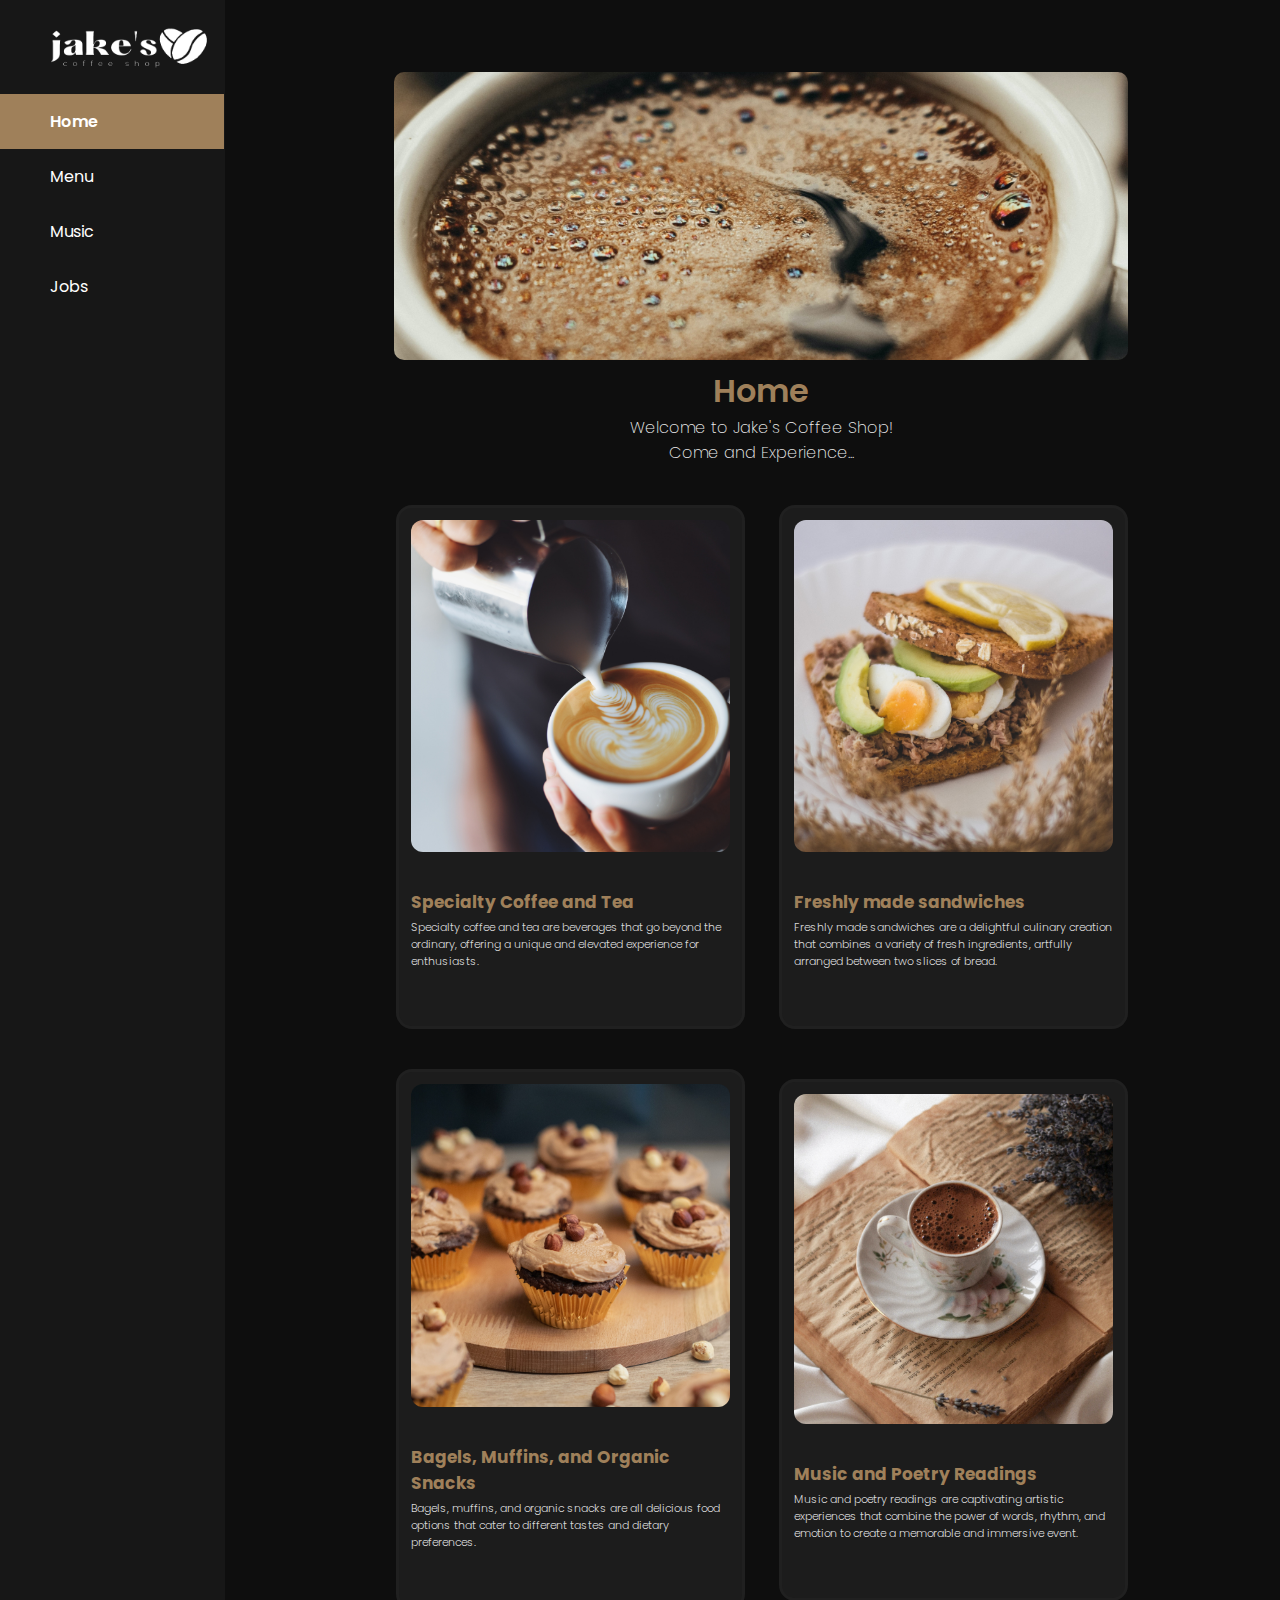
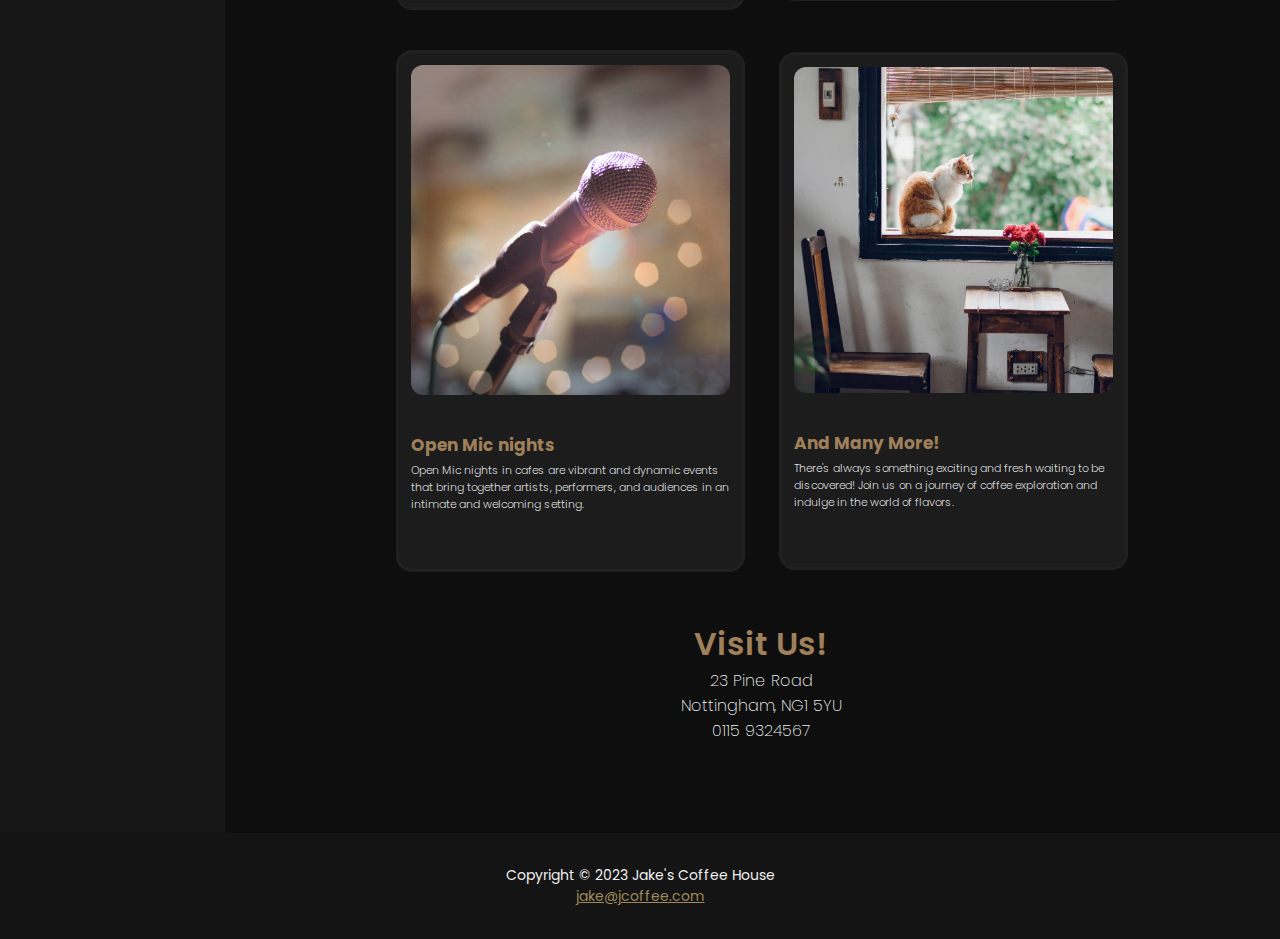
<file: Jakes Coffee Shop Revamp/index.html>
<!DOCTYPE html>
<html lang="en">
<head>
    <meta charset="UTF-8">
    <meta http-equiv="X-UA-Compatible" content="IE=edge">
    <meta name="viewport" content="width=device-width, initial-scale=1.0">
    <meta name="author" content="Evitha Pagcanlungan">
    <title>Jake's Coffee Shop</title>
    <link rel="icon" href="BlackCoffeeShopLogo.png" type="image/icon type">
    <link rel="stylesheet" href="style.css">
</head>

<body>
    <div class="container">
        <div class="leftcolumn">
            <!-- Navigation bar-->
            <header> 
                <nav> 
                    <div class="logo">
                        <img class="logo" src="CoffeeLogoBlackCropped-removebg-preview.png" alt="logo"> 
                    </div>
                    <ul class="tabs">
                        <li class="tab is-active"><a class="navbar" data-switcher data-tab="1" href="#">Home</a></li>
                        <li class="tab"><a class="navbar" data-switcher data-tab="2" href="#">Menu</a></li>
                        <li class="tab"><a class="navbar" data-switcher data-tab="3" href="#">Music</a></li>
                        <li class="tab"><a class="navbar" data-switcher data-tab="4" href="#">Jobs</a></li>
                    </ul>
                </nav>
            </header>
        </div>

        <div class="rightcolumn">
            <!-- Main content goes here -->
            <main>
                <section class="pages">
                    <div class="page is-active" data-page="1">

                        <!--home-->
                        <section class="home">

                            <!--Home Image-->
                            <div class="image-container">
                                <img src="kopiBubble.jpg" alt="image">
                            </div>

                            <h2>Home</h2>
                            <p>Welcome to Jake's Coffee Shop! <br> 
                            Come and Experience...</p>

                            <div class="row">
                                <div class="home-box">
                                    <img src="making coffee.jpg">
                                    <h3>Specialty Coffee and Tea</h3>
                                    <p>Specialty coffee and tea are beverages that go beyond the ordinary, offering a unique and elevated experience for enthusiasts.</p>
                                </div>
                    
                                <div class="home-box">
                                    <img src="healthy sandwich.jpg">
                                    <h3>Freshly made sandwiches</h3>
                                    <p>Freshly made sandwiches are a delightful culinary creation that combines a variety of fresh ingredients, artfully arranged between two slices of bread.</p>
                                </div>
                    
                                <div class="home-box">
                                    <img src="muffin.jpg">
                                    <h3>Bagels, Muffins, and Organic Snacks</h3>
                                    <p>Bagels, muffins, and organic snacks are all delicious food options that cater to different tastes and dietary preferences.</p>
                                </div>

                                <div class="home-box">
                                    <img src="book coffee.jpg">
                                    <h3>Music and Poetry Readings</h3>
                                    <p>Music and poetry readings are captivating artistic experiences that combine the power of words, rhythm, and emotion to create a memorable and immersive event.</p>
                                </div>

                                <div class="home-box">
                                    <img src="mic.jpg">
                                    <h3>Open Mic nights</h3>
                                    <p>Open Mic nights in cafes are vibrant and dynamic events that bring together artists, performers, and audiences in an intimate and welcoming setting. </p>
                                </div>

                                <div class="home-box">
                                    <img src="cat.jpg">
                                    <h3>And Many More!</h3>
                                    <p>There's always something exciting and fresh waiting to be discovered! Join us on a journey of coffee exploration and indulge in the world of flavors.</p>
                                </div>
                            </div>

                            <div class="visit">
                                <h2>Visit Us!</h2> 
                                <p>23 Pine Road <br> Nottingham, NG1 5YU <br> 0115 9324567</p>
                            </div>
                        </section>
                    </div>

                    <!--Menu-->
                    <div class="page" data-page="2">
                        <div class="menu">
                            <img src="menu2.jpg" alt="image">

                            <h2>Menu</h2>
                            <p>Welcome to Our Menu</p>

                            <h3>Hot Beverages</h3>
                            <table style="width:100%">
                                <tr>
                                    <td>Americano</td>
                                    <td>₱ 165</td>
                                </tr>
                                <tr>
                                    <td>Cafe Latte</td>
                                    <td>₱ 175</td>
                                </tr>
                                <tr>
                                    <td>Cafe Mocha</td>
                                    <td>₱ 190</td>
                                </tr>
                                <tr>
                                    <td>Cappuccino</td>
                                    <td>₱ 175</td>
                                </tr>
                                <tr>
                                    <td>Hot Chocolate</td>
                                    <td>₱ 185</td>
                                </tr>
                                <tr>
                                    <td>Hot Tea</td>
                                    <td>₱ 155</td>
                                </tr>
                                <tr>
                                    <td>Matcha Green Tea Latte</td>
                                    <td>₱ 190</td>
                                </tr>
                            </table>

                            <h3>Iced Beverages</h3>
                            <table style="width:100%">
                                <tr>
                                    <td>Cold Brew</td>
                                    <td>₱ 205</td>
                                </tr>
                                <tr>
                                    <td>Iced Americano</td>
                                    <td>₱ 180</td>
                                </tr>
                                <tr>
                                    <td>Iced Cappuccino</td>
                                    <td>₱ 190</td>
                                </tr>
                                <tr>
                                    <td>Iced Latte</td>
                                    <td>₱ 190</td>
                                </tr>
                                <tr>
                                    <td>Iced Mocha</td>
                                    <td>₱ 205</td>
                                </tr>
                                <tr>
                                    <td>Iced Tea</td>
                                    <td>₱ 165</td>
                                </tr>
                                <tr>
                                    <td>Iced Matcha Green Tea Latte</td>
                                    <td>₱ 210</td>
                                </tr>
                            </table>

                            <h3>Cakes and Pastries</h3>
                            <table style="width:100%">
                                <tr>
                                    <td>Decadent Chocolate Cake</td>
                                    <td>₱ 220</td>
                                </tr>
                                <tr>
                                    <td>Sea Salt Creme Caramel</td>
                                    <td>₱ 205</td>
                                </tr>
                                <tr>
                                    <td>Strawberry Cheesecake</td>
                                    <td>₱ 255</td>
                                </tr>
                                <tr>
                                    <td>Tiramisu Cheesecake</td>
                                    <td>₱ 255</td>
                                </tr>
                                <tr>
                                    <td>Blueberry Muffins</td>
                                    <td>₱ 195</td>
                                </tr>
                                <tr>
                                    <td>Chocolate Chip Muffins</td>
                                    <td>₱ 190</td>
                                </tr>
                                <tr>
                                    <td>Bagels</td>
                                    <td>₱ 249</td>
                                </tr>
                            </table>

                            <h3>Sandwiches</h3>
                            <table style="width:100%">
                                <tr>
                                    <td>Bacon and Cheese Sandwich</td>
                                    <td>₱ 295</td>
                                </tr>
                                <tr>
                                    <td>Clubhouse Sandwich</td>
                                    <td>₱ 315</td>
                                </tr>
                                <tr>
                                    <td>German Sausage Sandwich</td>
                                    <td>₱ 265</td>
                                </tr>
                                <tr>
                                    <td>Spam & Egg Sandwich</td>
                                    <td>₱ 255</td>
                                </tr>
                                <tr>
                                    <td>Tuna Melt Sandwich	</td>
                                    <td>₱ 265</td>
                                </tr>
                            </table>
                        </div>
                    </div>

                    <!--Music-->
                    <div class="page" data-page="3">
                        <div class="music">
                            <img src="musicBG.jpg" alt="image">
                            <h2>Music</h2>
                            <p>Open Mic nights in cafes are vibrant and dynamic events that bring together 
                            artists, performers, and audiences in an intimate and welcoming setting.</p>

                            <h3>Open Mic Schedules</h3>
                            <p>Monday to Friday, 6:00 pm - 9:00 pm</p>
                            <p>Saturday to Sunday, 6:00 pm - 10:00 pm</p>
                        </div>
                    </div>


                    <!--Jobs-->
                    <div class="page" data-page="4">
                        <section class="jobs">
                            <div class="jobs-form">
                                <img src="jobBG.jpg" alt="image">
                                <h2>Jobs</h2>
                                <p>Are you the one we are looking for? Join us!</p>

                                <form action="">
                                    <label>First Name</label>
                                    <input type="text" placeholder="Enter your First Name" required>
                                    <label>Last Name</label>
                                    <input type="text" placeholder="Enter your Last Name" required>
                                    <label>Email</label>
                                    <input type="email" name="email" placeholder="Enter your email" id="" required>
                                    <label>Contact Number</label>
                                    <input type="number" placeholder="Enter your number" required>
                                    <label>Position</label>
                                    <input type="text" placeholder="Enter your position" required>
                                    <label>Message</label>
                                    <textarea name="" id="" cols="60" row="20" placeholder="Enter your Message" required> </textarea>
                                    <input type="submit" name="" value="Submit" class="btn">
                                </form>
                            </div>
                        </section> 
                    </div>


                </section> <!--section page ends here-->
            </main>
        </div>
    </div>

    <footer class="footer">
        <div class="footer-con">
            <p>Copyright &copy; 2023 Jake's Coffee House </p>
            <p><a href="mailto:jake@jcoffee.com">jake@jcoffee.com</a></p>
        </div>
    </footer>

    <script src="script.js"></script>
    
</body>
</html>
</file>
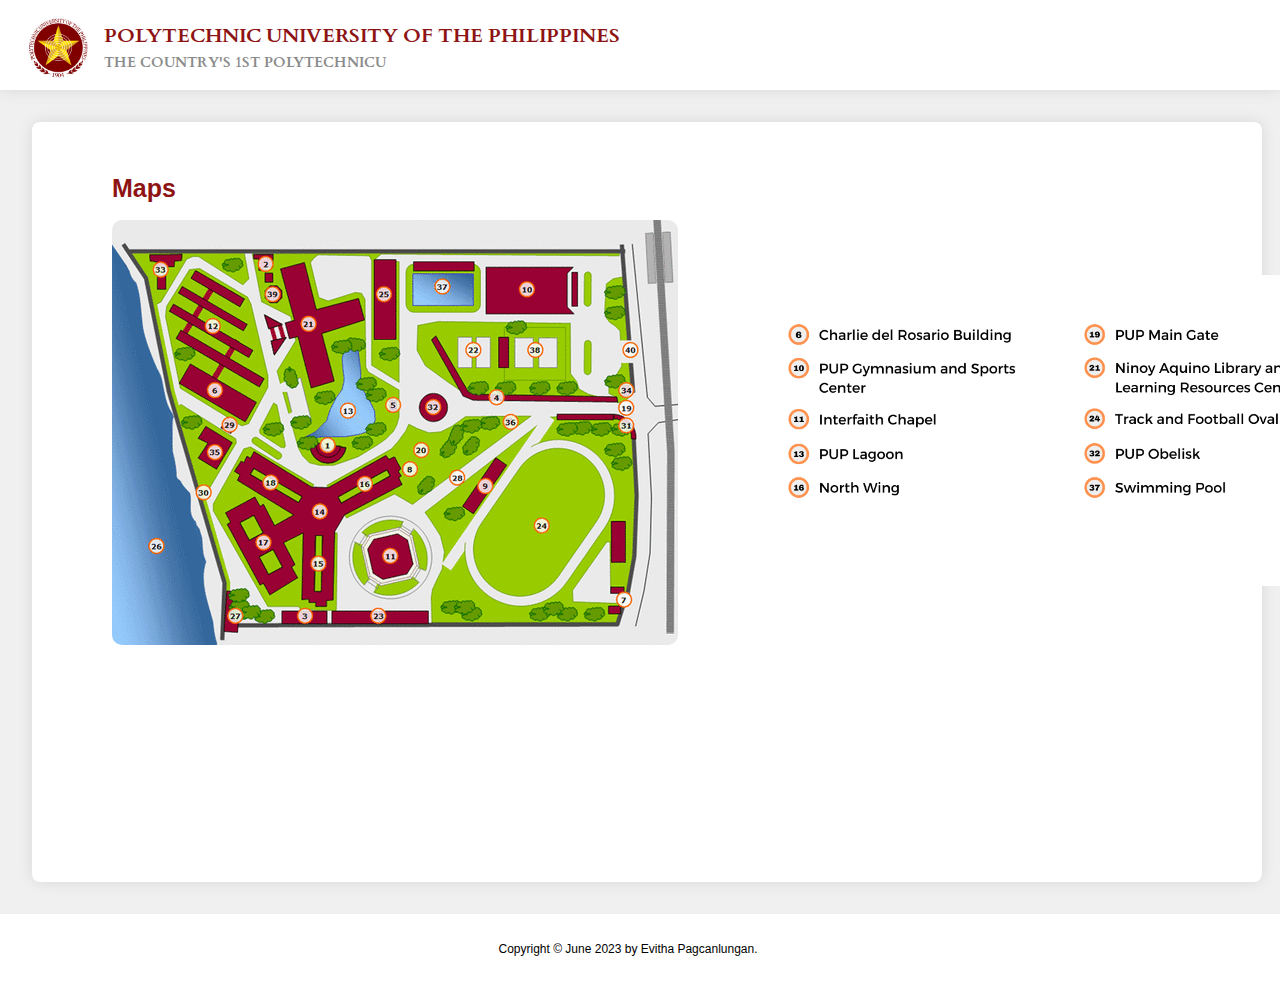
<file: PUP Map/index.html>
<!DOCTYPE html>
<html lang="en">
<head>
    <meta charset="UTF-8">
    <meta http-equiv="X-UA-Compatible" content="IE=edge">
    <meta name="viewport" content="width=device-width, initial-scale=1.0">
    <title>PUP Map</title>

    <meta name="author" content="Evitha Pagcanlungan">
    <link rel="icon" href="PUP-Logo.png" type="image/icon type">
    <link rel="stylesheet" href="style.css">
</head>

<body>
    <nav>
		<div class="logo">
			<img src="PUP-Logo.png">
		</div>
        <div class="title">
            <h1>POLYTECHNIC UNIVERSITY OF THE PHILIPPINES</h1>
            <h4>THE COUNTRY'S 1ST POLYTECHNICU</h4>
        </div>
	</nav>


<div class="map">

    <h1>Maps</h1>

    <div class="map-container">
        <img src="PUPmaps.gif" alt="Map of my university" usemap="#mymap">
    
        <div class="areas">
            <img src="area name.png" alt="area names" width="600">
        </div>

    </div>

    <map name="mymap">
        <!-- Add your circle points here -->
        <area shape="circle" coords="278,336,41" href="#" onmouseover="showInfoPanel(event, 'chapel')" onmouseout="hideInfoPanel()" >
        <area shape="rect" coords="300,53,360,85" href="#" onmouseover="showInfoPanel(event, 'pool')" onmouseout="hideInfoPanel()">

        <area shape="circle" coords="321,187,14" href="#" onmouseover="showInfoPanel(event, 'obelisk')" onmouseout="hideInfoPanel()" >
        <area shape="rect" coords="374,47,461,93" href="#" onmouseover="showInfoPanel(event, 'gym')" onmouseout="hideInfoPanel()">

        <area shape="poly" coords="363,315,385,280,410,244,431,231,453,228,474,238,490,260,490,288,471,319,450,350,429,371,410,376,385,370,366,349" href="#" onmouseover="showInfoPanel(event, 'oval')" onmouseout="hideInfoPanel()">
        <area shape="circle" coords="514,188,7" href="#" onmouseover="showInfoPanel(event, 'gate')" onmouseout="hideInfoPanel()" >

        <area shape="poly" coords="218,267,273,235,289,265,233,294" href="#" onmouseover="showInfoPanel(event, 'north wing')" onmouseout="hideInfoPanel()">
        <area shape="poly" coords="198,215,206,209,214,200,222,182,230,166,231,147,232,133,239,131,245,132,248,156,243,167,156,180,261,190,262,202,254,205,252,211,234,216,213,216" href="#" onmouseover="showInfoPanel(event, 'lagoon')" onmouseout="hideInfoPanel()">

        <area shape="poly" coords="173,102,181,99,169,49,192,43,204,90,246,79,252,99,210,113,222,160,199,167,186,117,177,118" href="#" onmouseover="showInfoPanel(event, 'library')" onmouseout="hideInfoPanel()">
        <area shape="poly" coords="67,163,78,144,143,181,132,200" href="#" onmouseover="showInfoPanel(event, 'charlie')" onmouseout="hideInfoPanel()">
    </map>

    <div id="info-panel" style="display: none;" >
        <!-- Add your information panel content here -->
        <img src="pup chapel.jpg" alt="" width="300">
        <h2>Header</h2>
        <p>this is the information</p>
    </div>
</div>

<!--footer-->
<footer class="footer">
    <div class="footer-con">
        <p>Copyright &copy; June 2023 by Evitha Pagcanlungan.</p>
    </div>
</footer>

</body>

<script src="script.js"></script>

</html>
</file>
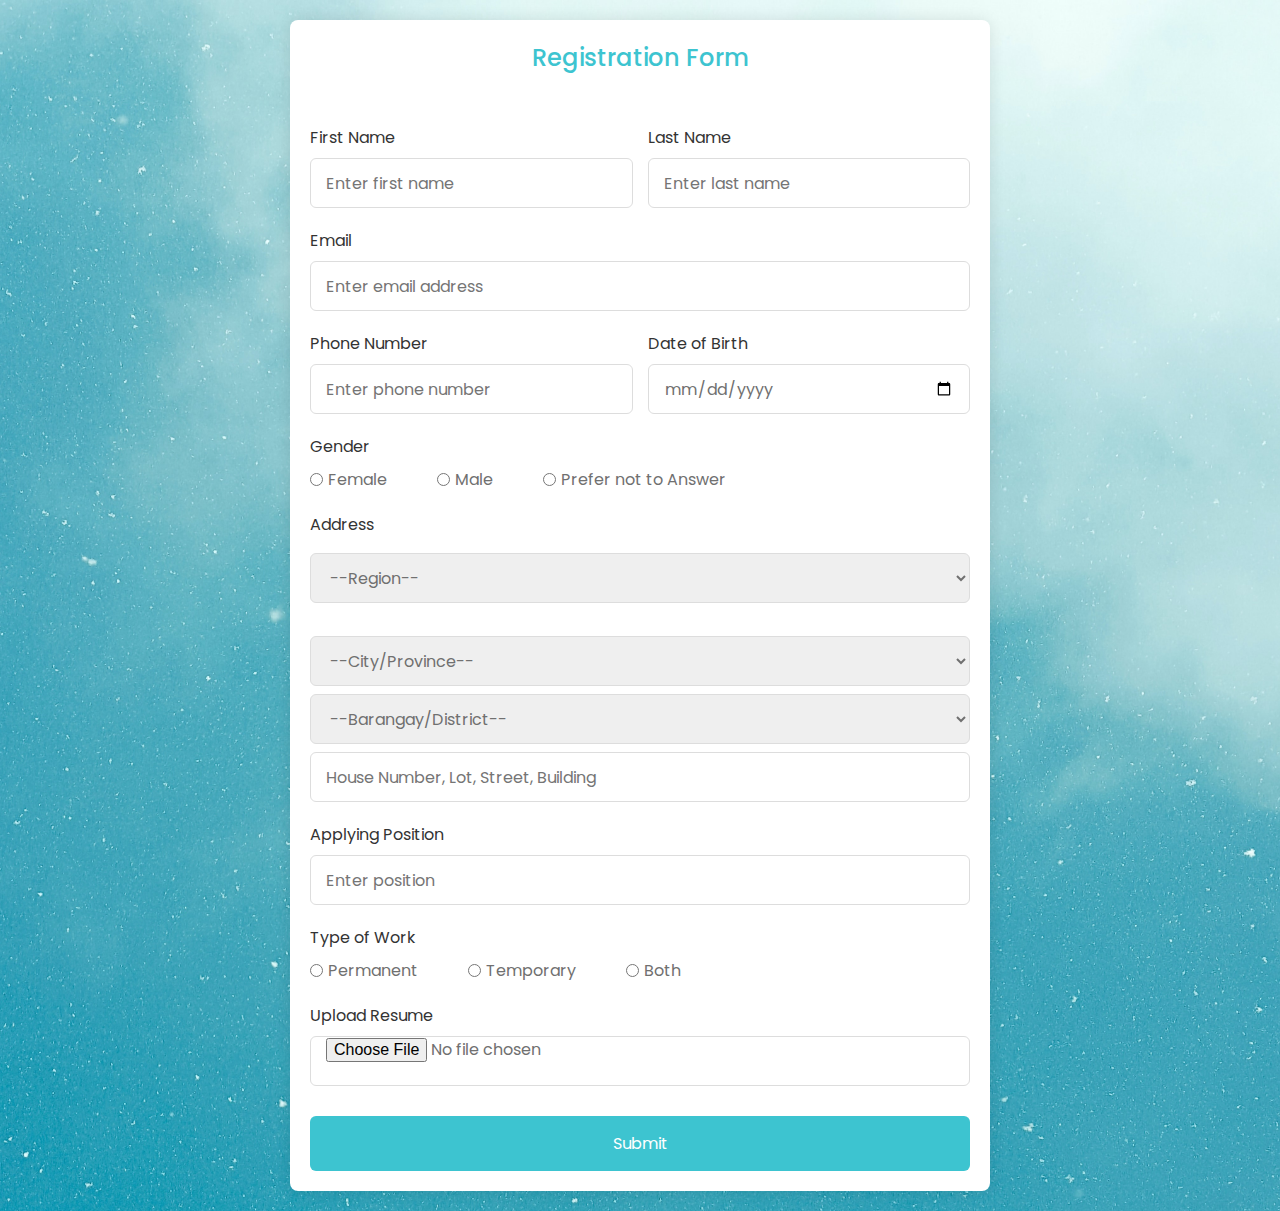
<file: Registration Form/index.html>
<!DOCTYPE html>
<html lang="en">
<head>
    <meta charset="UTF-8">
    <meta http-equiv="X-UA-Compatible" content="IE=edge">
    <meta name="viewport" content="width=device-width, initial-scale=1.0">
    <title>Registration Form</title>
    <link rel="icon" href="bluee.jpg" type="image/icon type">
    <link rel="stylesheet" href="style.css"/>
</head>

<body>
    <section class="container">
        <header>Registration Form</header>
        <form action="#" class="form">
            <!--name-->
            <div class="column">
                <div class="input-bx">
                    <label>First Name</label>
                    <input type="text" placeholder="Enter first name" required/>
                </div>

                <div class="input-bx">
                    <label>Last Name</label>
                    <input type="text" placeholder="Enter last name" required/>
                </div>
            </div>
            
            <!--email-->
            <div class="input-bx">
                <label>Email</label>
                <input type="email"  placeholder="Enter email address" required/>
            </div>

            <div class="column">
                <!--phone-->
                <div class="input-bx">
                    <label>Phone Number</label>
                    <input type="text"  placeholder="Enter phone number" required/>
                </div>
                <!--birth date-->
                <div class="input-bx">
                    <label>Date of Birth</label>
                    <input type="date"  placeholder="Enter birth date" required/>
                </div>
            </div>

            <!--gender-->
            <div class="gender-bx">
                <h3>Gender</h3>
                <div class="gender-choices">
                    <div class="gender">
                        <input type="radio" id="check-female" name="gender"/> 
                        <label for="check-female">Female</label>
                    </div>
                    <div class="gender">
                        <input type="radio" id="check-male" name="gender"/> 
                        <label for="check-male">Male</label>
                    </div>
                    <div class="gender">
                        <input type="radio" id="check-others" name="gender"/> 
                        <label for="check-others">Prefer not to Answer</label>
                    </div>
                </div>
            </div>

            <!--Address-->
            <div class="address">
                <div class="set-info">
                    <div class="title">
                        <h3 class="title">Address</h3>
                    </div>
                    <div class="input-box">

                        <select name="region" id="first">
                            <option value="">--Region--</option>
                        </select>
                        <br>
                        <br>
                        <select name="city" id="second">
                            <option value="">--City/Province--</option>
                        </select>
                        <br>
                        <select name="barangay" id="third">
                            <option value="">--Barangay/District--</option>
                        </select>
                        <br>
                        <div class="input-box" id="third-add">
                            <input class="fourth" type="text" id="address" name="additional" placeholder="House Number, Lot, Street, Building" required>
                            </div>
                            <span class="labels" id="third-label"></span>
                    </div>
                </div>
            </div>

            <!--Position-->
            <div class="input-bx">
                <label>Applying Position</label>
                <input type="text"  placeholder="Enter position" required/>
            </div>

            <!--type of work-->
            <div class="work-bx">
                <h3>Type of Work</h3>
                <div class="work-choices">
                    <div class="work">
                        <input type="radio" id="check-permanent" name="work"/> 
                        <label for="check-permanent">Permanent</label>
                    </div>
                    <div class="work">
                        <input type="radio" id="check-temporary" name="work"/> 
                        <label for="check-temporary">Temporary</label>
                    </div>
                    <div class="work">
                        <input type="radio" id="check-both" name="work"/> 
                        <label for="check-both">Both</label>
                    </div>
                </div>
            </div>

            <div class="input-bx file">                
                <label>Upload Resume</label>
                <input type="file" id="file" />
            </div>

            <button>Submit</button>

        </form>
    </section>

    <script src="script.js"></script>
</body>
</html>
</file>
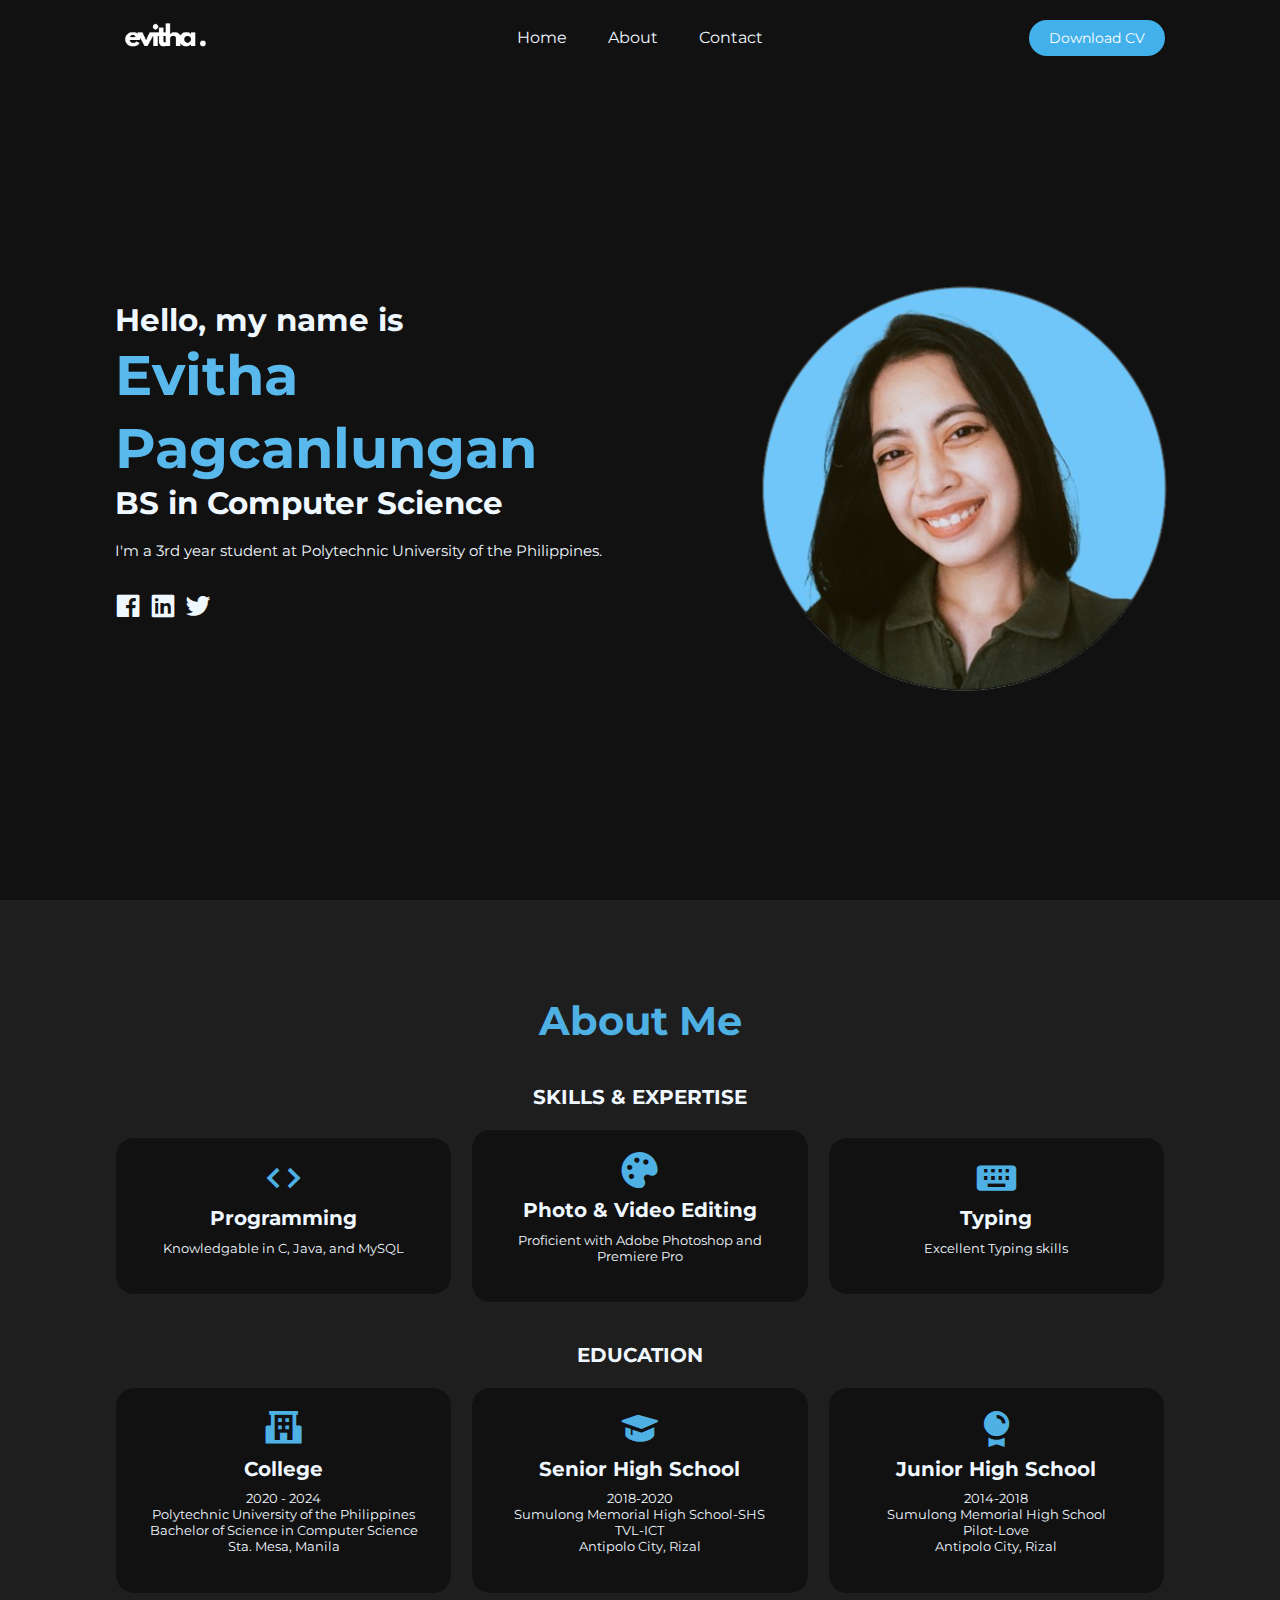
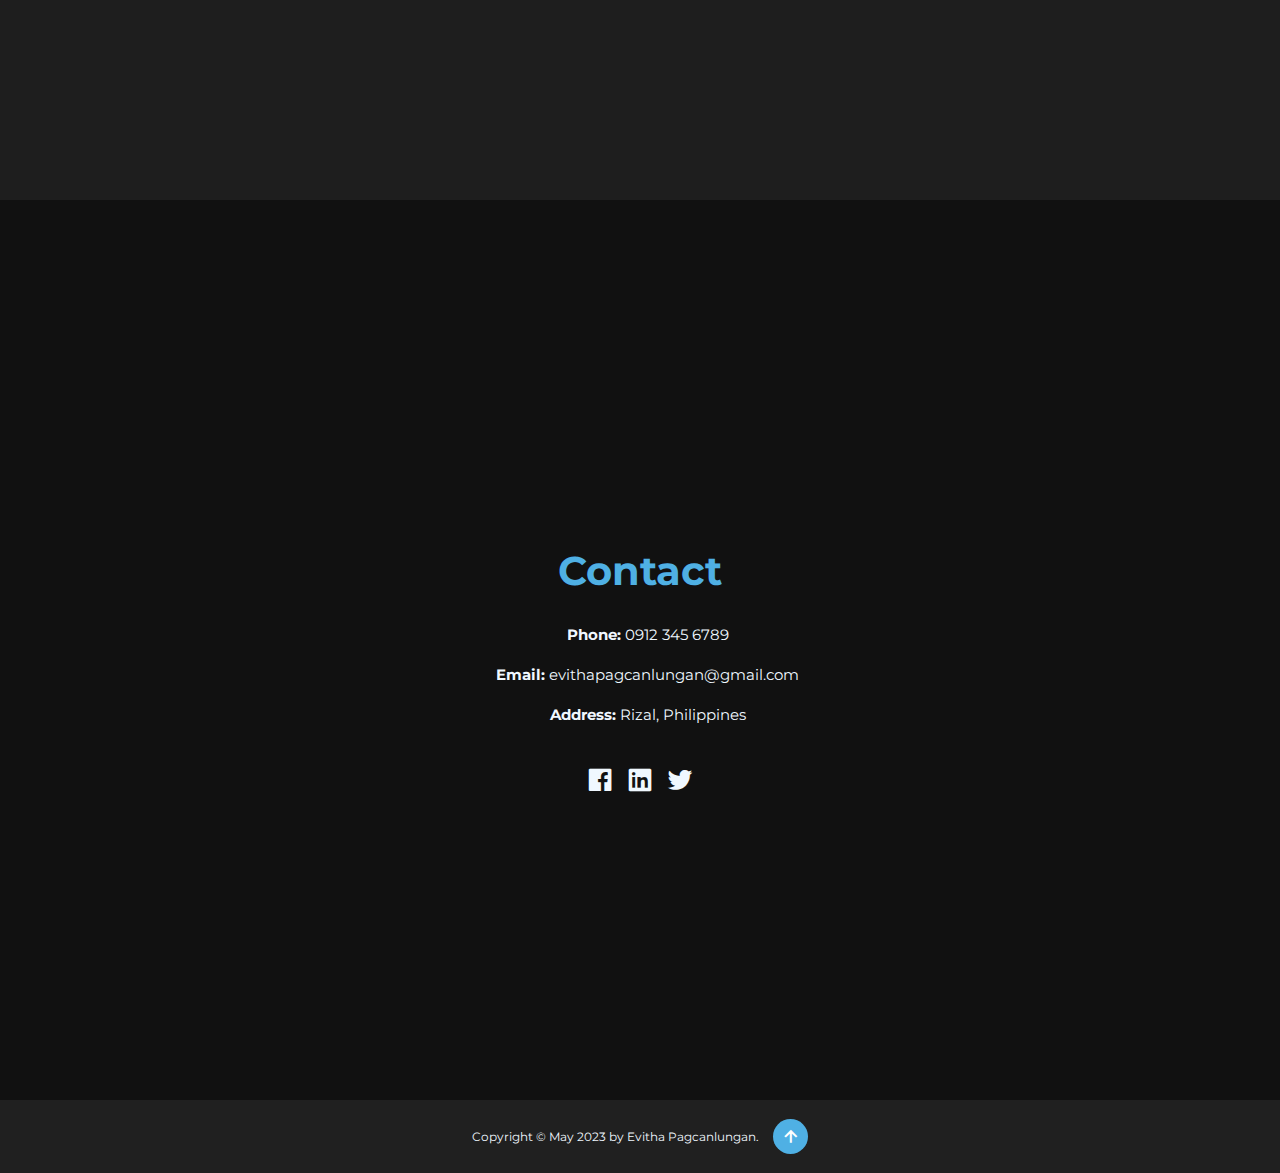
<file: Personal Website/main.html>
<!DOCTYPE html>
<html lang="en">
<head>
    <meta charset="UTF-8">
    <meta http-equiv="X-UA-Compatible" content="IE=edge">
    <meta name="viewport" content="width=device-width, initial-scale=1.0">
    <meta name="author" content="Evitha Pagcanlungan">
    <title>Personal Website</title>
    <link rel="icon" href="evitha.png" type="image/icon type">
    <link href='https://unpkg.com/boxicons@2.1.4/css/boxicons.min.css' rel='stylesheet'>
    <link rel="stylesheet" href="style.css">
</head>


<body>
    <header class="header">
        <img class = "logo" src="eviLogo.png" alt="logo">

        <nav class="navbar">
            <a href="#home">Home</a>
            <a href="#about">About</a>
            <a href="#contact">Contact</a>
        </nav>
        <a href="Evitha Pagcanlungan-CV.pdf" class="button">Download CV</a>
    </header>

    <!--home-->
    <section class="home" id="home">
        <div class="home-con">
            <h3>Hello, my name is</h3>
            <h1>Evitha Pagcanlungan</h1>
            <h3>BS in Computer Science</h3>
            <p>I'm a 3rd year student at Polytechnic University of the Philippines.</p>

            <div class="socials">
                <a href="https://www.facebook.com/kentakiichicken"><i class='bx bxl-facebook-square' ></i></a>
                <a href="https://www.linkedin.com/in/evitha-pagcanlungan-654839260/"><i class='bx bxl-linkedin-square' ></i></a>
                <a href="https://twitter.com/"><i class='bx bxl-twitter' ></i></a>
            </div>
        </div>

        <div class="home-image">
            <img src="pic.png" alt="image">
        </div>
    </section>

    
    <!--about-->
    <section class="about" id="about">
        <h1 class="heading">About Me</h1>
        
        <h2>SKILLS & EXPERTISE</h2>
        <div class="about-con">
            <div class="about-box">
                <i class='bx bx-code' ></i>
                <h3>Programming</h3>
                <p>Knowledgable in C, Java, and MySQL</p>
            </div>

            <div class="about-box">
                <i class='bx bxs-palette' ></i>
                <h3>Photo & Video Editing</h3>
                <p>Proficient with Adobe Photoshop and Premiere Pro</p>
            </div>

            <div class="about-box">
                <i class='bx bxs-keyboard' ></i>
                <h3>Typing</h3>
                <p>Excellent Typing skills</p>
            </div>
        </div>

        <h2>EDUCATION</h2>
        <div class="about-con">
            <div class="about-box">
                <i class='bx bxs-school' ></i>
                <h3>College</h3>
                <p>2020 - 2024 <br> Polytechnic University of the Philippines 
                    <br> Bachelor of Science in Computer Science <br> Sta. Mesa, Manila</p>
            </div>

            <div class="about-box">
                <i class='bx bxs-graduation'></i>
                <h3>Senior High School</h3>
                <p>2018-2020 <br> Sumulong Memorial High School-SHS <br> TVL-ICT <br> Antipolo City, Rizal</p>
            </div>

            <div class="about-box">
                <i class='bx bxs-award' ></i>
                <h3>Junior High School</h3>
                <p>2014-2018 <br> Sumulong Memorial High School <br> Pilot-Love <br> Antipolo City, Rizal</p>
            </div>
        </div>


    </section>

    <!--contact-->
    <section class="contact" id="contact">
        <div class="contact-con">
            <h1 class="heading">Contact</h1>
            <ul>
                <li><span>Phone:</span> 0912 345 6789 </li>
                <li><span>Email:</span> evithapagcanlungan@gmail.com</li>
                <li><span>Address:</span> Rizal, Philippines</li>
            </ul>

            <div class="socials2">
                <a href="https://www.facebook.com/kentakiichicken"><i class='bx bxl-facebook-square' ></i></a>
                <a href="https://www.linkedin.com/in/evitha-pagcanlungan-654839260/"><i class='bx bxl-linkedin-square' ></i></a>
                <a href="https://twitter.com/"><i class='bx bxl-twitter' ></i></a>
            </div>
        </div>
    </section>

    <!--footer-->
    <footer class="footer">
        <div class="footer-con">
            <p>Copyright &copy; May 2023 by Evitha Pagcanlungan.</p>
        </div>

        <div class="footer-up">
            <a href="#home"><i class='bx bx-up-arrow-alt' ></i></a>
        </div>
    </footer>

</body>
</html>
</file>
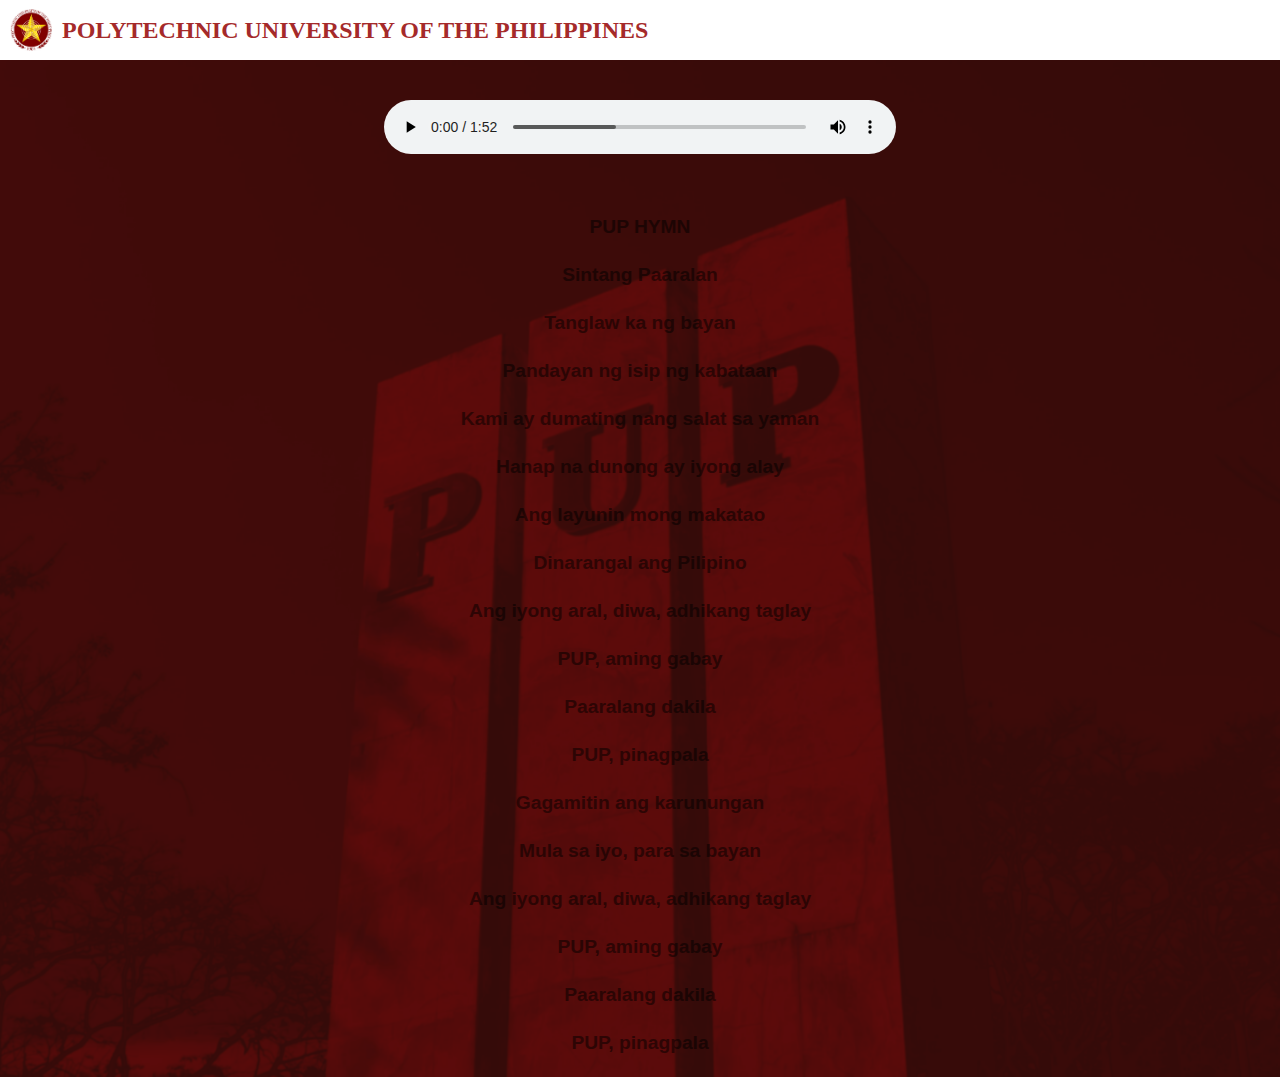
<file: PUP Hymn Website/main.html>
<!DOCTYPE html>
<html>
<head>
    <meta charset="UTF-8">
    <title>PUP HYMN Website</title>
    <meta name="author" content="Evitha Pagcanlungan">
    <link rel="icon" href="PUPLogo.png" type="image/icon type">
    <link rel="stylesheet" href="style.css">
</head>

<body>
    <nav>
		<div class="logo">
			<img src="PUPLogo.png">
			<h1>POLYTECHNIC UNIVERSITY OF THE PHILIPPINES</h1>
		</div>
	</nav>

    <div class="container">
      <audio id="audio" controls autoplay src="PUPhymn.mp3"></audio>
    
        <div class="lyrics">
          <p data-time="0:00">PUP HYMN</p>
          <p data-time="0:12">Sintang Paaralan</p>
          <p data-time="0:15">Tanglaw ka ng bayan</p>
          <p data-time="0:18">Pandayan ng isip ng kabataan</p>
          <p data-time="0:24">Kami ay dumating nang salat sa yaman</p>
          <p data-time="0:29">Hanap na dunong ay iyong alay</p>
          <p data-time="0:35">Ang layunin mong makatao</p>
          <p data-time="0:41">Dinarangal ang Pilipino</p>
          <p data-time="0:47">Ang iyong aral, diwa, adhikang taglay</p>
          <p data-time="0:53">PUP, aming gabay</p>
          <p data-time="0:56">Paaralang dakila</p>
          <p data-time="1:02">PUP, pinagpala</p>
          <p data-time="1:08">Gagamitin ang karunungan</p>
          <p data-time="1:14">Mula sa iyo, para sa bayan</p>
          <p data-time="1:20">Ang iyong aral, diwa, adhikang taglay</p>
          <p data-time="1:26">PUP, aming gabay</p>
          <p data-time="1:29">Paaralang dakila</p>
          <p data-time="1:35">PUP, pinagpala</p>
        </div>
      </div>

    <script src="script.js"></script>

</body>
</html>
</file>
<file: Jakes Coffee Shop Revamp/style.css>
@import url('https://fonts.googleapis.com/css2?family=Poppins:wght@300;400;500;600&display=swap');

* {
    margin: 0;
    padding: 0;
    box-sizing: border-box;
    font-family: "Poppins", sans-serif;
}

body {
    background-color: #0e0e0e;
}

header {
    background-color: rgb(23, 23, 23);
    box-shadow: 0 px 3px 6px rgba(0, 0, 0, 0.1);
    width: 110%; /*adjusts width of nav*/
    height: 100%;
    position: relative;
    z-index: 1; 
}

header nav {
    display: flex;
    flex-direction: column;
    align-items: flex-start;
    padding-left: 0px; 
    padding-right: 10px; 
}

header nav .logo {
    margin-top: 6px;
    margin-bottom: 3px; /* Add margin-bottom to create space between logo and the navigation links */
    margin-left: 15px;
    cursor: pointer;
    height: 75px;
}

header nav .tabs {
    list-style-type: none;
    width: 104%;
    height: auto;
    margin-top: 10px; /* Add margin-top to create space between h1 and the navigation links */
}

header nav .tabs .tab a[data-switcher] {
    display: block;
    padding: 15px 50px;
    text-decoration: none;
    color: #FFF;
    background-color: rgb(23, 23, 23);
    cursor: pointer;
}

header nav .tabs .tab:hover a[data-switcher] {
    background-color: #8e6e46;
}

header nav .tabs .tab.is-active a[data-switcher] {
    background-color: #9f805a;
    font-weight: 600;
}


.container {
    display: flex;
    justify-content: space-between;
    max-width: 100%;
    margin: 0 auto;
}

.leftcolumn {
    width: 16%; 
}

.rightcolumn {
    width: 70%; 
}

main {
    padding-left: 0%;
    padding-right: 142px;
}

/*pages*/
.page h2 {
    color: #9f805a;
    font-size: 32px;
    font-weight: 600;
    text-align: center;
}

.pages {
    margin-top: 20px; 
    padding: 50px 10px;
    width: 100%;
    color: #eee;
    position: relative; 
    z-index: 2; 

}

.pages .page {
    display: none;
}

.pages .page.is-active {
    display: block;
}

/*home*/
.home {
    width: 100%; 
    margin: auto;
    text-align: center;
    margin-top: 2px;
}

.image-container {
    position: relative;
    top: 0;
    left: 0;
    right: 0;
    text-align: center;
    padding: 0px;
    z-index: 0; 
}

.image-container img {
    position: relative; 
    max-width: 100%;
    min-height: 10vh;
    border-radius: 10px;
    background-image: linear-gradient(rgba(20, 20, 21, 0.7), rgba(26, 26, 28, 0.7));
}

.row {
    display: flex;
    justify-content: center;
    align-items: center;
    flex-wrap: wrap;
    gap: 2rem;
    margin-top: 10px;
}

.home p {
    margin-bottom: 40px;
    font-weight: 200;
}

.home-box {
    flex: 1 1 14rem;
    margin-left: 2px;
    margin-bottom: .5rem;
    text-align: left;

    background-color: rgb(28, 28, 28);
    padding: .75rem .75rem 1rem;
    border-radius: 1rem;
    border: .2rem solid rgb(32, 32, 32);
    transition: .5s ease;
}

.home-box:hover {
    border-color: #9f805a;
    transform: scale(1.02);
}

.home-box img {
    width: 100%;
    border-radius: 12px;
}

.home-box p {
    padding: 0;
    font-size: 11px;
    font-weight: 300;
    text-align: left;
    color: #dadada;

}

.home-box h3 {
    margin-top: 10px;
    margin-bottom: 6px;
    text-align: left;
    font-size: 17px;
    color: #9f805a;
}

.visit h2 {
    margin-top: 40px;
}


/*Menu*/
.page .menu p {
    margin-bottom: 30px;
    text-align: center;
    font-weight: 300;

}

.page h3{
    color: #9f805a;
    margin-top: 30px;
    margin-bottom: 4px;
}

table {
    border: .5px solid;
    color: #eee;
  }

  .menu img {
    position: relative; 
    max-width: 100%;
    min-height: 10vh;
    border-radius: 10px;
    background-image: linear-gradient(rgba(20, 20, 21, 0.7), rgba(26, 26, 28, 0.7));
  }
  

/*Music*/
.music h3 {
    margin-top: 40px;
    text-align: center;
    font-size: 20px;
}

.music p{
    text-align: center;
    font-weight: 300;
    line-height: 30px;
}

.music img {
    position: relative; 
    max-width: 100%;
    min-height: 10vh;
    border-radius: 10px;
    background-image: linear-gradient(rgba(26, 26, 28, 0.7), rgba(26, 26, 28, 0.7));
}


/*Jobs*/
.jobs img {
    position: relative; 
    max-width: 100%;
    min-height: 10vh;
    border-radius: 10px;
    background-image: linear-gradient(rgba(26, 26, 28, 0.7), rgba(26, 26, 28, 0.7));
}

.jobs p{
    margin-bottom: 30px;
    text-align: center;
    font-weight: 300;
}

.jobs-form form {
    position: relative;
}

.jobs-form form input, form textarea{
    width: 100%;
    padding: 17px;
    border: none;
    outline: none;
    background: #191919;
    color: #eee;
    font-size: 1rem;
    margin-bottom: 0.7rem;
    border-radius: 10px;
}

.jobs-form form label {
    font-size: 16px;
    font-weight: 300;
}

.jobs-form textarea {
    resize: none;
    height: 200px;
}

.jobs-form form .btn {
    display: inline-block;
    background: #9f805a;
    font-size: 1rem;
    letter-spacing: 1px;
    text-transform: uppercase;
    font-weight: 500;
    border: 1px solid transparent;
    border-radius: 10px;
    width: 100%;
    transition: ease .20s;
    cursor: pointer;
}

.jobs-form form .btn:hover {
    border: 1px solid #9f805a;
    background: transparent;
    transform: scale(1.1);
}

/*footer*/
.footer {
    display: flex;
    justify-content: center;
    align-items: center;
    flex-wrap: wrap;
    padding: 2rem 9%;
    background-color: rgb(20, 20, 20);
    color: #eee;
}

.footer-con {
    font-size: 14px;
    text-align: center;
}

.footer p{
    align-content: center;
}

.footer-con a {
    color: #9f895a;
    align-content: center;
}


/* Styles for smaller screens */
@media screen and (max-width: 768px) {
    .container {
        flex-direction: column;
        align-items: center;
    }

    .leftcolumn, .rightcolumn {
        width: 100%;
    }

    .pages {
        width: 100%;
        margin-left: 0;
    }
}
</file>
<file: PUP Map/style.css>
@import url('https://fonts.googleapis.com/css2?family=Cardo:wght@400;700&family=Cormorant+Garamond:wght@300;400;500;600;700&display=swap');

body {
    font-family: Arial, sans-serif;
    margin: 0;
    padding: 0;
    background-color: rgb(240, 240, 240);

}

/*Navigation*/
nav {
	background-color: #ffffff;
	display: flex;
	padding: 18px;
    height: 54px;
    align-items:flex-start;
    box-shadow: 0 0 15px rgba(0, 0, 0, 0.1);

}

.logo {
	display: flex;
	align-items: center;
	color: #fff;
}

.logo img {
	height: 60px;
    margin-left: 10px;
	margin-right: 16px;
}


.title {
    display: flex;
    flex-direction: column;
    margin-top: 4px;
    font-family:'Cardo', serif;
}
  
.title h1 {
    margin: 0;
    color:#8e1313;
    font-size: 20px;
    font-weight: 700 bold;

}
  
.title h4 {
    margin-top: 4px;
    color: rgb(139, 139, 139);
    font-size: 14px;
    font-weight: 700 bold;

}


/*main*/
h1 {
    margin-top: 2rem;
    margin-left: 60px;
    color:#8e1313;
    font-size: 25px;
}

.map {
    flex-grow: 1;
    min-height: 80vh; 
    flex-direction: column;
    margin: 2rem 2rem 2rem 2rem;

    position: relative;
    max-width:93%;
    width: 100%;
    padding: 20px;
    background-color: rgb(255, 255, 255);
    border-radius: 8px;
    box-shadow: 0 0 15px rgba(0, 0, 0, 0.1);
}

.map .map-container {
    display: flex;
    align-items: center;
}
  
.map .map-container img {
    margin-left: 60px;
    border-radius: 10px;
    border: none;
}

.map .map-container .areas {
    margin-right: 20px;
}

#info-panel {
    position: absolute;
    background-color: #872d2d;
    border-radius: 10px;
    border: none; 
    padding: 15px; 
    display: flex; 
    justify-content: center;
    align-items: center;
    max-width: 250px;
}
  
  #info-panel img {
    max-width: 100%; 
    max-height: 100%; 
    border-radius: 10px; 
}
  
#info-panel h2{
    font-size: 20px;
    color: #efd057;
    max-width: 90%; 
    margin: 10px 0;
}

#info-panel p{
    font-size: 12px;
    color: #ededed;
    margin: 10px 0; /* Add margin for spacing */
    flex-grow: 1;
}


/*footer*/
.footer {
    display: flex;
    justify-content: center;
    align-items: center;
    flex-wrap: wrap;
    padding: 1rem 10%;
    background-color: rgb(255, 255, 255);
}

.footer-con {
    font-size: 12px;
}

.footer p{
    margin-right: 1.5rem;
    color:#000000;
}
</file>
<file: Registration Form/style.css>
@import url('https://fonts.googleapis.com/css2?family=Montserrat&family=Poppins:wght@300;400;500;600&display=swap');

* {
    margin: 0;
    padding: 0;
    box-sizing: border-box;
    font-family: 'Poppins', sans-serif;
}

body {
    min-height: 100vh;
    display: flex;
    justify-content: center;
    align-items: center;
    padding: 20px;
    background-image: url("bluee.jpg");
    background-position: center center;
    background-repeat: no-repeat;
    background-size: cover;
    background-color: #3dc4d0;
}

.container {
    position: relative;
    max-width: 700px;
    width: 100%;
    padding: 20px;
    background-color: rgb(255, 255, 255);
    border-radius: 8px;
    box-shadow: 0 0 15px rgba(0, 0, 0, 0.1);
}

.container header {
    font-size: 1.5rem;
    color: #3dc4d0;
    font-weight: 500;
    text-align: center;
}

.container .form {
    margin-top: 30px;
}

.form .input-bx {
    margin-top: 20px;
    width: 100%;
}

.input-bx label {
    color: #333;
}

.form :where(.input-bx input, .select-bx) {
    position: relative;
    height: 50px;
    width: 100%;
    margin-top: 8px;
    outline: none;
    border: 1px solid #ddd;
    border-radius: 6px;
    padding: 0 15px;
    font-size: 1rem;
    color: #707070;
}

.input-bx input:focus {
    box-shadow: 0 1px 0 rgba(0, 0, 0, 0.1);
}

.form .column {
    display: flex;
    column-gap: 15px;
}

.form .gender-bx {
    margin-top: 20px;
}

.gender-bx h3 {
    font-size: 1rem;
    color: #333;
    font-weight: 400;
    margin-bottom: 8px;
}

.gender label {
    color: #707070;
}

.form :where(.gender-choices, .gender) {
    display: flex;
    align-items: center;  
    column-gap: 50px;
    flex-wrap: wrap;
}

.form .gender {
    column-gap: 5px;
}

.form :where(.gender input, .gender label) {
    cursor: pointer;
}

/*address*/
.address h3 {
    font-size: 1rem;
    color: #333;
    font-weight: 400;
    margin-bottom: 8px;
    margin-top: 20px;
}

.address .input-box input {
    height: 50px;
    width: 100%;
    margin-top: 8px;
    outline: none;
    border: 1px solid #ddd;
    border-radius: 6px;
    padding: 0 15px;
    font-size: 1rem;
    color: #707070;
}
  
.address .input-box input:focus {
    box-shadow: 0 1px 0 rgba(0, 0, 0, 0.1);
}
  
.address .input-box select {
    height: 50px;
    width: 100%;
    margin-top: 8px;
    outline: none;
    border: 1px solid #ddd;
    border-radius: 6px;
    padding: 0 15px;
    font-size: 1rem;
    color: #707070;
}
  
/*work*/
.form .work-bx {
    margin-top: 20px;
}

.work-bx h3 {
    font-size: 1rem;
    color: #333;
    font-weight: 400;
    margin-bottom: 8px;
}

.work label {
    color: #707070;
}

.form :where(.work-choices, .work) {
    display: flex;
    align-items: center;  
    column-gap: 50px;
    flex-wrap: wrap;
}

.form .work {
    column-gap: 5px;
}

.form :where(.work input, .work label) {
    cursor: pointer;
}

/*submit*/
.form button {
    height: 55px;
    width: 100%;
    background-color: #3dc4d0;
    color: rgb(255, 255, 255);
    font-size: 1rem;
    font-weight: 400;
    margin-top: 30px;
    border: none;
    border-radius: 6px;
    cursor: pointer;
    transition: all 0.2s ease;
}

.form button:hover {
    background-color: #27b3bd;

}


@media screen and (max-width: 500px) {
    .form .column{
        flex-wrap: wrap;
    }

    .form :where(.gender-choices, .gender) {
        row-gap: 15px;
    }
}
</file>
<file: Personal Website/style.css>
@import url('https://fonts.googleapis.com/css2?family=Montserrat&display=swap');

* {
    margin: 0;
    padding: 0;
    box-sizing: border-box;
    text-decoration: none;
    border: none;
    outline: none;
    font-family: "Montserrat", sans-serif;
    scroll-behavior: smooth;
    color: aliceblue;
}

html {
    font-size: 60%;
    overflow-x: hidden;
}

body {
    background-color: rgb(17, 17, 17);
}

section {
    min-height: 100vh;
    padding: 10rem 9% 2rem;
}


.header {
    position: fixed;
    top: 0;
    left: 0;
    width: 100%;
    padding: 1.5rem 9%;
    background-color: rgb(17, 17, 17);
    display: flex;
    justify-content: space-between;
    align-items: center;
    z-index: 100;
}

.logo {
    cursor: pointer;
    height: 45px;
}

.navbar a{
    font-size: 1.7rem;
    color: aliceblue;
    margin-left: 4rem;
    transition: all 0.3s ease 0s;

}

.navbar a:hover {
    color: #4fb0e4;
}

.button {
    padding: 9px 20px;
    font-size: 14px;
    margin-top: 2px;
    background-color: #42b0eb;
    color: rgb(255, 255, 255);
    border: none;
    border-radius: 50px;
    cursor: pointer;
    transition: all 0.3s ease 0s;
}

.button:hover {
    background-color: #3491c3;
}

.home {
    display: flex;
    justify-content: space-between;
    align-items: center;
}

.home-con h3 {
    font-size: 3.2rem;
    font-weight: 700;
}

.home-con h3:nth-of-type(2) {
    margin-bottom: 2rem;
}

.home-con h1 {
    font-size: 5.8rem;
    font-weight: 700;
    line-height: 1.3;
    color:#5ab9ec;
}

.home-image {
    width: 35vw;
}

.home-con p {
    font-size: 15px;
}

.socials {
    display: inline-flex;
    justify-content: center;
    align-items: center;
    width: 5rem;
    height: 4rem;
    gap: .5rem;
    background: transparent;
    font-size: 30px;
    color: #4fb0e4;
    margin: 3rem 1.5rem 5rem 2.5rem;
    transition: .5s ease;
}

.socials a:hover {
    background-color:#4fb0e4;
}


.about {
    background-color: rgb(30, 30, 30);
}

.about h1{
    margin-bottom: 3rem;
    text-align: center;
    font-size: 40px;
    font-weight: 700;
    color: #4fb0e4;
}

.about h2 {
    text-align: center;
    font-size: 20px;
    margin-top: 40px;
    margin-bottom: 20px;
}

.about-con {
    display: flex;
    justify-content: center;
    align-items: center;
    flex-wrap: wrap;
    gap: 2rem;
}

.about-con .about-box {
    flex: 2 1 30rem;
    background-color:rgb(17, 17, 17);
    padding: 2rem 2rem 1rem;
    border-radius: 2rem;
    text-align: center;
    border: .2rem solid rgb(32, 32, 32);
    transition: .5s ease;
}

.about-con .about-box:hover {
    border-color: #4fb0e4;
    transform: scale(1.02);
}

.about-box i {
    font-size: 4.5rem;
    color: #4fb0e4;
}

.about-box h3 {
    margin-top: 6px;
    font-size: 20px;
}

.about-box p {
    font-size: 1.4rem;
    margin: 1rem 0 3rem;
}

.contact {
    display: flex;
    justify-content: center;
    align-items: center;
    gap: 2rem;
    background-color:rgb(17, 17, 17);
}

.heading {
    text-align: center;
    font-size: 40px;
    color: #4fb0e4;
    margin-bottom: 20px;
}

.contact-con ul {
    font-size: 15px;
    margin-left: 15px;
    list-style-type: none;
    text-align: center;
    line-height: 40px;
}

.contact-con ul span{
    font-weight: bold;
}

.socials2 {
    display: inline-flex;
    justify-content: center;
    align-items: center;
    width: 50rem;
    height: 10rem;
    gap: 1rem;
    font-size: 30px;
}

.footer {
    display: flex;
    justify-content: center;
    align-items: center;
    flex-wrap: wrap;
    padding: 2rem 9%;
    background-color: rgb(32, 32, 32);
}

.footer-con {
    font-size: 12px;
}

.footer p{
    margin-right: 1.5rem;
}

.footer-up a {
    display: inline-flex;
    justify-content: center;
    align-items: center;
    padding: .6rem;
    background-color: #4fb0e4;
    border-radius: 2rem;
}

.footer-up a:hover {
    background-color: #3491c3;
    box-shadow: 0 0 1rem color rgb(30, 30, 30);
}

.footer-up a i {
    font-size: 2.4rem;
    color: #ffffff;
}
</file>
<file: PUP Hymn Website/style.css>
body {
    font-family: Arial, sans-serif;
    margin: 0;
    padding: 0;
    background-color: rgb(133, 40, 40);
    background-image: url("PUPbg.png");
	background-size: cover;
    background-position: center;
}

/*Navigation*/
nav {
	background-color: #ffffff;
	display: flex;
    font-size: 12px;
	padding: 10px;
    height: 40px;
}

.logo {
	display: flex;
	align-items: center;
	color: #fff;
}

.logo img {
	height: 42px;
	margin-right: 10px;
}

.logo h1 {
    font-family:Georgia, 'Times New Roman', Times, serif;
	color:brown;
}

.logo h4 {
    font-family:'Times New Roman', Times, serif;
	color:rgb(130, 130, 130);
}


/*Lyrics*/
  .lyrics {
    font-weight: bold;
    color: #dadada;
    line-height: 1.5;
    text-align: center;
  }
  
  audio {
    display: block;
    margin: 0 auto;
    padding: 40px;
    width: 40%;
  }
  
  .lyrics p {
    font-size: 1.2em;
    display: block;
    opacity: 0.5;
    color: black;
    padding: 0px;
    transition: opacity 0.3s ease-in-out;
    transition: color 0.3s ease-in-out;
    transition: padding 0.3s ease-in-out;
    transition: font-size 0.3s ease-in-out;
  }
  
  .lyrics p.active {
    font-size: 1.5em;
    opacity: 1;
    color: white;
    padding: 10px;
  }
</file>
